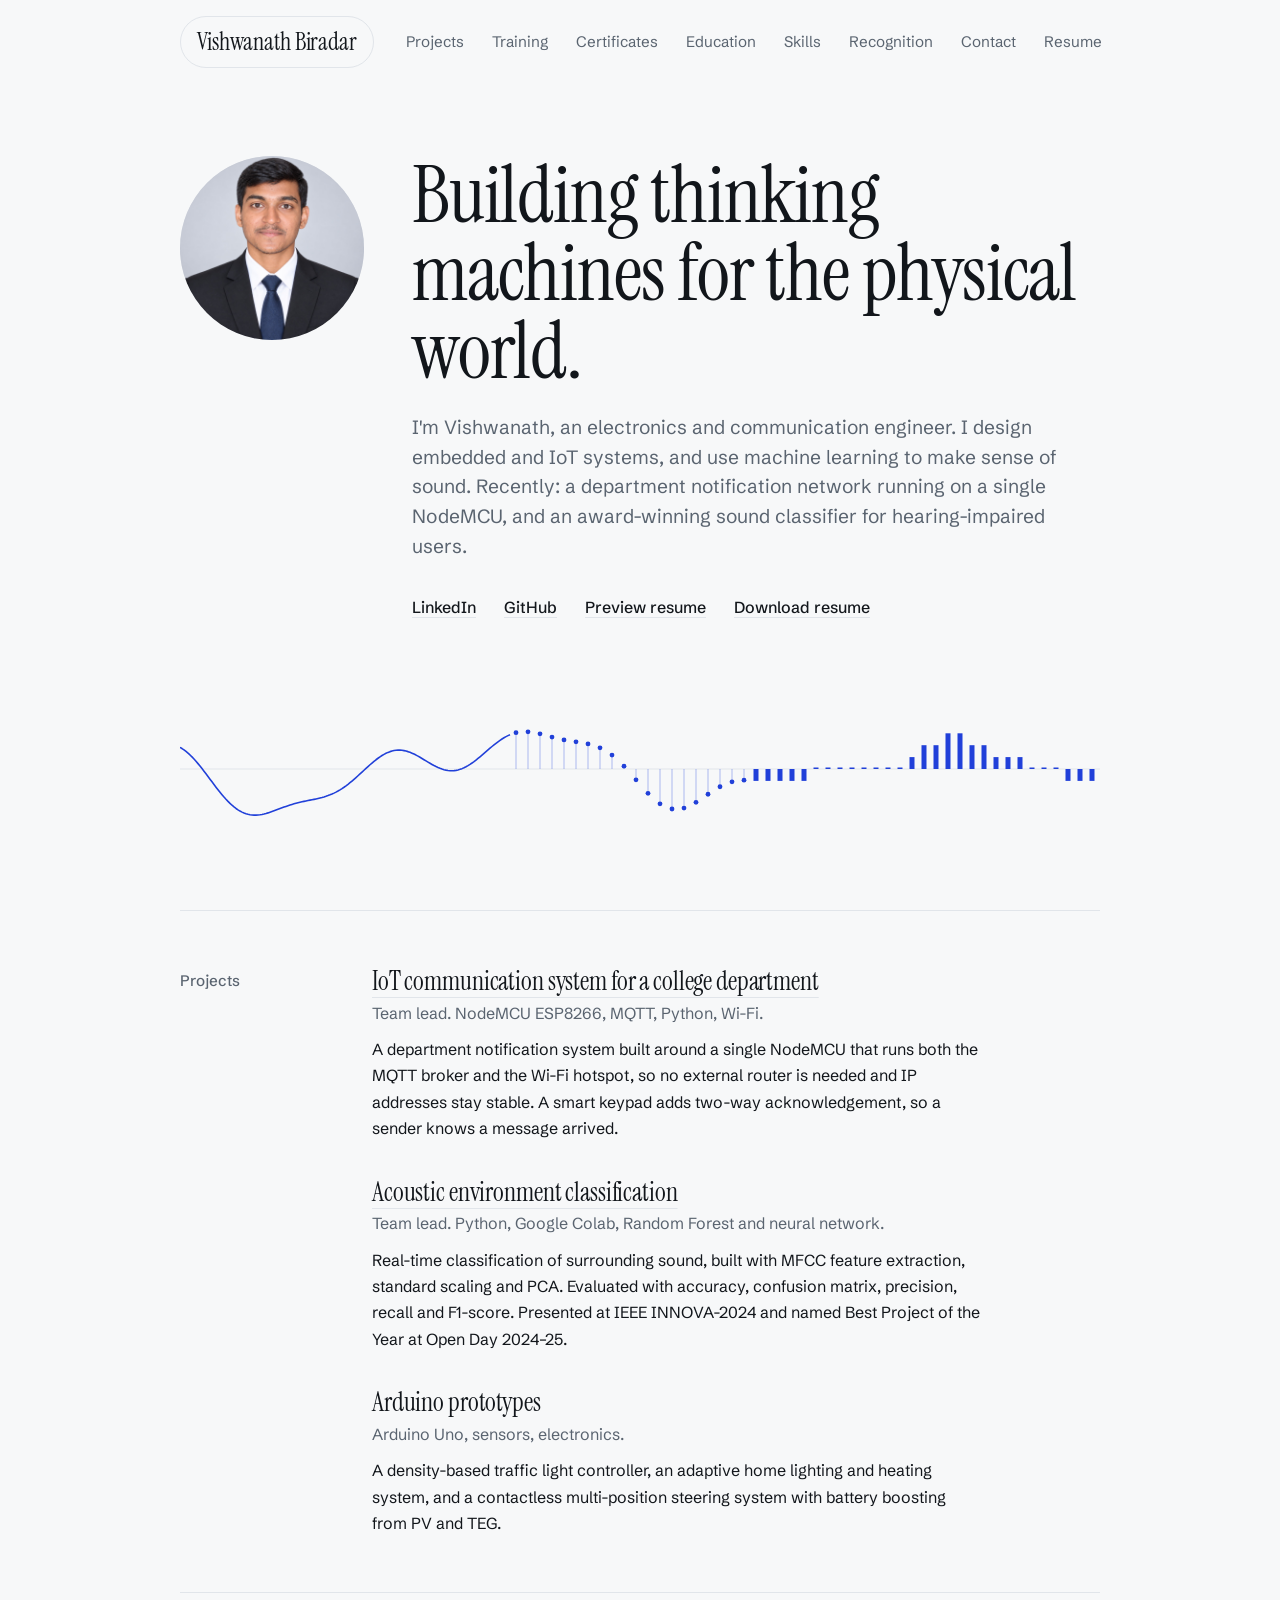
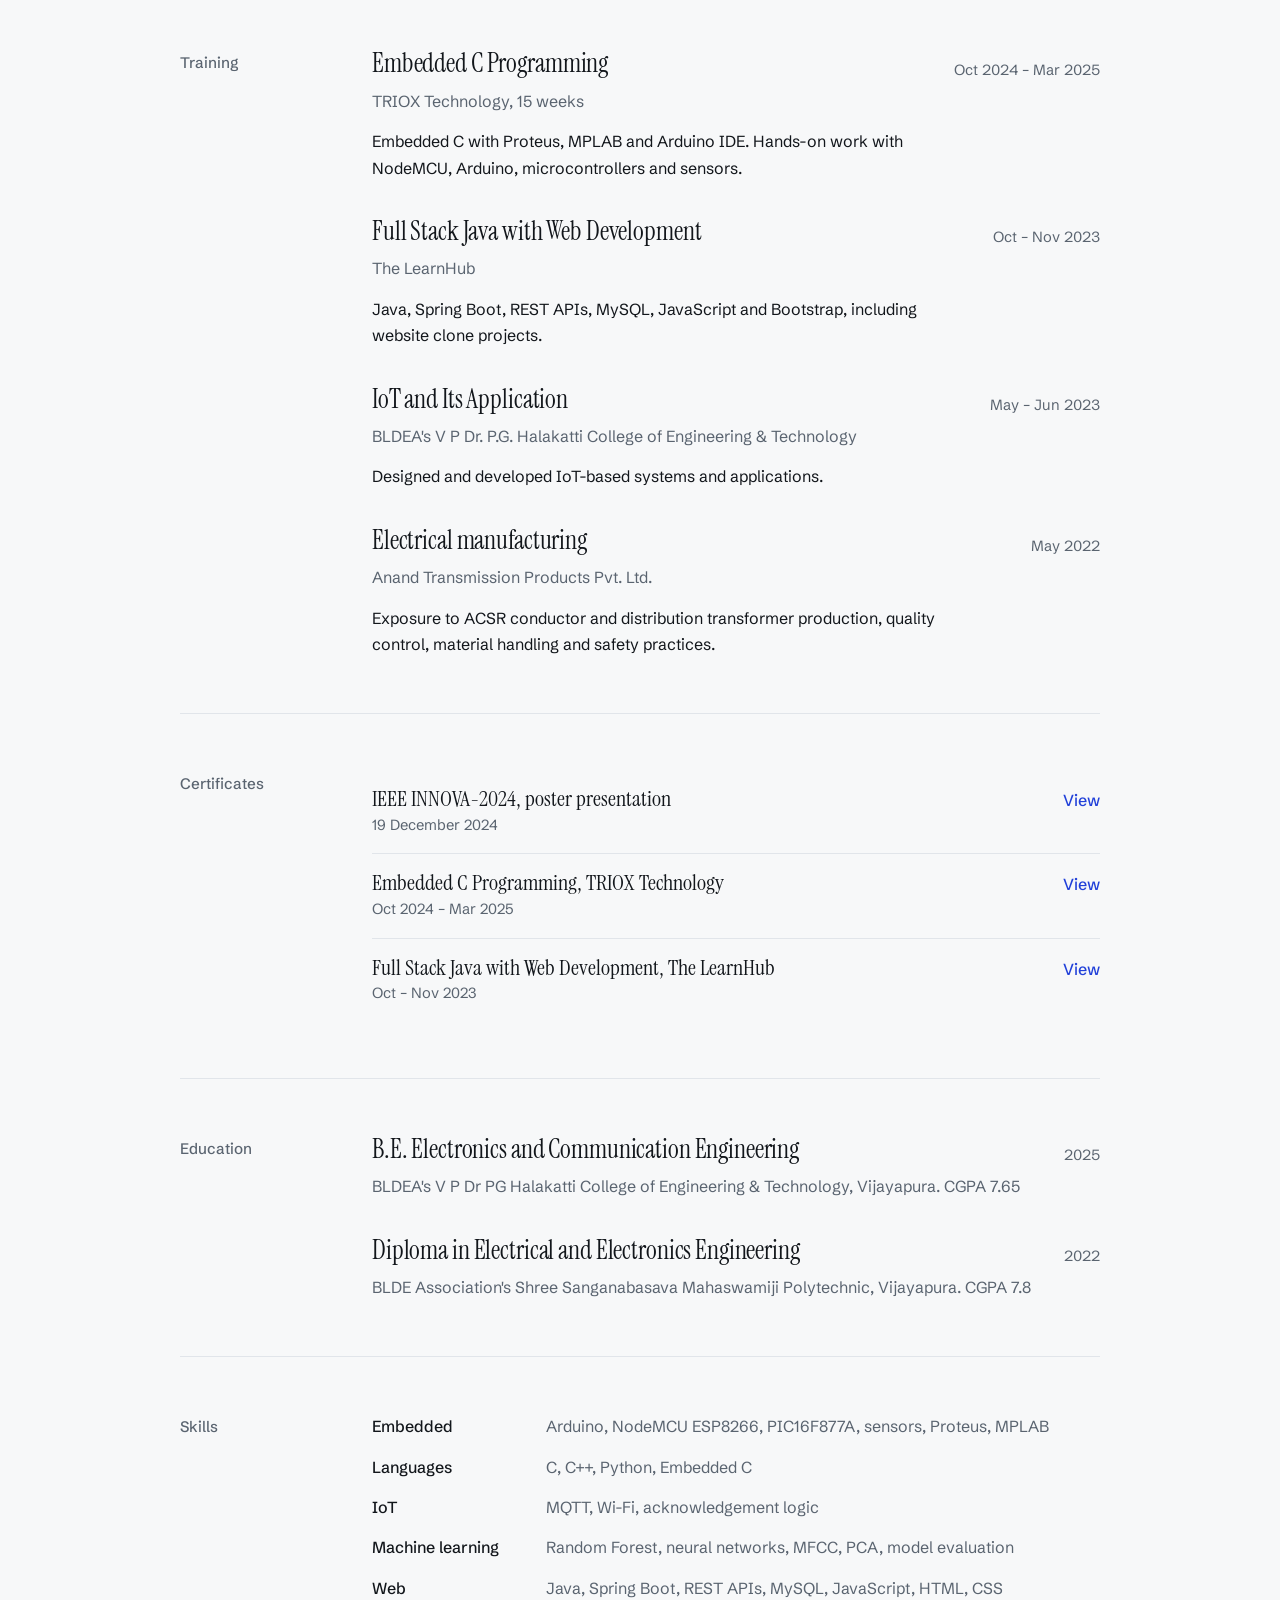
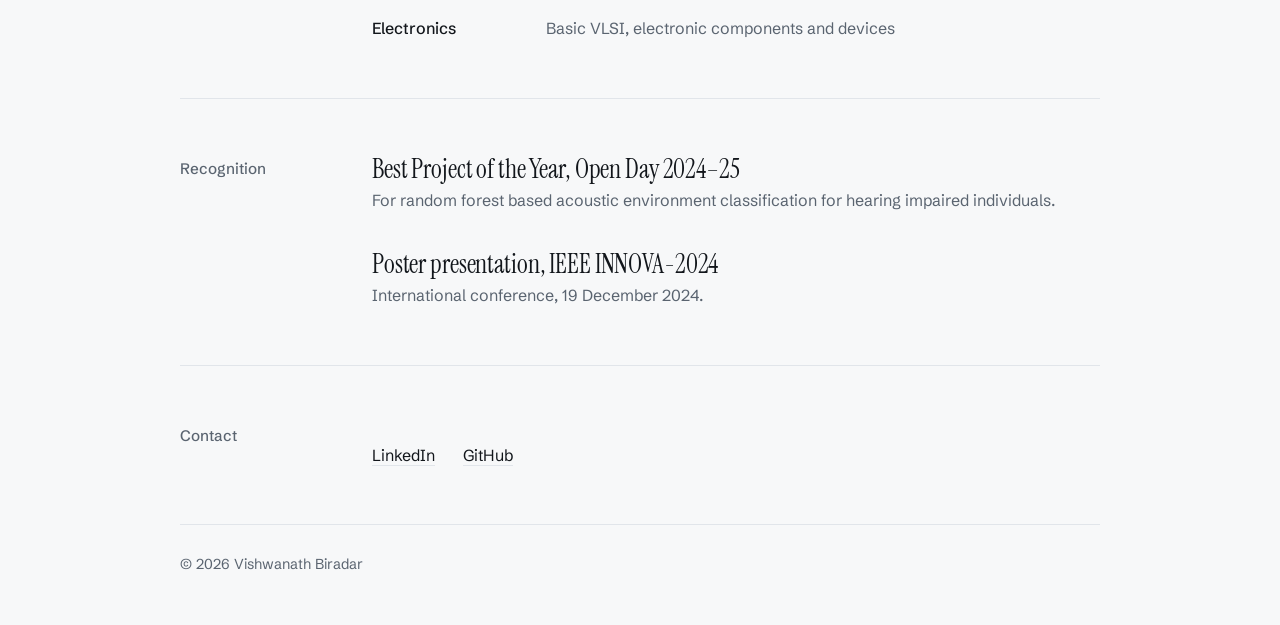
<file: index.html>
<!doctype html>
<html lang="en">
<head>
<meta charset="utf-8">
<meta name="viewport" content="width=device-width,initial-scale=1">
<!-- seo -->

<!-- SEO & Metadata -->
<title>Vishwanath Biradar | Electronics &amp; Communication Engineer</title>
<meta name="description" content="Electronics and Communication Engineer">
<meta name="author" content="Vishwanath Biradar">
<meta name="theme-color" content="#f7f8f9" media="(prefers-color-scheme: light)">
<meta name="theme-color" content="#0f1216" media="(prefers-color-scheme: dark)">
<link rel="canonical" href="https://vrbgh.github.io/vb/">
<link rel="icon" href="assets/favicon.svg" type="image/svg+xml">
<!-- Universal Link Preview (LinkedIn, WhatsApp, Slack, Facebook, Discord, iMessage) -->
<meta property="og:type" content="website">
<meta property="og:site_name" content="Vishwanath Biradar">
<meta property="og:title" content="Vishwanath Biradar | ECE Engineer">
<meta property="og:description" content="Electronics and Communication Engineer">
<meta property="og:url" content="https://vrbgh.github.io/vb/">
<meta property="og:image" content="https://vrbgh.github.io/vb/assets/ogimage1.png?v=2">
<meta property="og:image:type" content="image/png">
<meta property="og:image:width" content="1200">
<meta property="og:image:height" content="630">
<meta property="og:image:alt" content="Vishwanath Biradar, electronics and communication engineer.">
<!-- X / Twitter Card support -->
<meta name="twitter:card" content="summary_large_image">
<meta name="twitter:title" content="Vishwanath Biradar | ECE Engineer">
<meta name="twitter:description" content="Electronics and Communication Engineer">
<meta name="twitter:image" content="https://vrbgh.github.io/vb/assets/ogimage1.png?v=2">
<meta name="twitter:image:alt" content="Vishwanath Biradar, electronics and communication engineer.">

<!-- Structured Data -->
<script type="application/ld+json">
{
  "@context": "https://schema.org",
  "@type": "Person",
  "name": "Vishwanath Biradar",
  "url": "https://vrbgh.github.io/vb/",
  "jobTitle": "Electronics and Communication Engineer",
  "sameAs": [
    "https://www.linkedin.com/in/vrbl/",
    "https://github.com/vrbgh"
  ]
}
</script>  
  
<link rel="preconnect" href="https://fonts.googleapis.com">
<link rel="preconnect" href="https://fonts.gstatic.com" crossorigin>
<link href="https://fonts.googleapis.com/css2?family=Instrument+Serif:ital@0;1&family=Schibsted+Grotesk:wght@400;500;600&display=swap" rel="stylesheet">
<link rel="stylesheet" href="css/style.css">
<noscript><style>.wrap{opacity:1}</style></noscript>
</head>
<body>
<div class="wrap">

<header class="bar">
  <a class="brand" href="#top" aria-label="Back to top"><strong data-f="name"></strong></a>
  <nav aria-label="Primary">
    <a href="#projects">Projects</a>
    <a href="#training">Training</a>
    <a href="#certificates">Certificates</a>
    <a href="#education">Education</a>
    <a href="#skills">Skills</a>
    <a href="#recognition">Recognition</a>
    <a href="#contact">Contact</a>
    <a class="keep" href="#resume">Resume</a>
  </nav>
</header>

<main>
<noscript><p class="err">This portfolio loads its content with JavaScript. You can still <a href="assets/docs/Vishwanath_Biradar_Resume.pdf">download the resume</a>.</p></noscript>

<div class="hero" id="top">
  <div>
    <h1 data-f="headline"></h1>
    <p data-f="intro"></p>
    <div class="links" data-list="heroLinks" data-tpl="t-link"></div>
  </div>
  <img class="me" data-src="photo.src" data-alt="photo.alt" alt="" width="152" height="152">
</div>

<canvas class="sig" id="sig" aria-hidden="true"></canvas>

<section id="projects">
  <h2>Projects</h2>
  <div class="stack" data-list="projects" data-tpl="t-project"></div>
</section>

<section id="training">
  <h2>Training</h2>
  <div class="stack" data-list="training" data-tpl="t-entry"></div>
</section>

<section id="certificates">
  <h2>Certificates</h2>
  <div class="certs" data-list="certificates" data-tpl="t-cert"></div>
</section>

<section id="education">
  <h2>Education</h2>
  <div class="stack" data-list="education" data-tpl="t-entry"></div>
</section>

<section id="skills">
  <h2>Skills</h2>
  <dl data-list="skills" data-tpl="t-skill"></dl>
</section>

<section id="recognition">
  <h2>Recognition</h2>
  <div class="stack" data-list="recognition" data-tpl="t-recognition"></div>
</section>

<section id="contact" class="contact">
  <h2>Contact</h2>
  <div>
    <a class="big" data-href="emailHref" data-f="email"></a>
    <ul data-list="contactLinks" data-tpl="t-li"></ul>
  </div>
</section>
</main>

<footer data-f="footer"></footer>
</div>

<div class="rv" id="resume" role="dialog" aria-label="Resume preview">
  <div class="head"><span>Resume</span><div><a data-href="resume.pdf" data-download="resume.filename">Download</a><a href="#top">Close</a></div></div>
  <div class="pages" data-list="resumePages" data-tpl="t-page"></div>
</div>

<!-- Markup for repeated items. Content is filled in from /data/*.json by js/render.js -->
<template id="t-link"><a data-href="url" data-f="label" data-download="download" data-ext="ext"></a></template>
<template id="t-li"><li><a data-href="url" data-f="label" data-ext="ext"></a></li></template>
<template id="t-project"><article><h3><a data-href="url" data-f="title" target="_blank" rel="noopener"></a></h3><p class="sub" data-f="meta"></p><p data-f="description"></p></article></template>
<template id="t-entry"><div class="entry"><h3 data-f="title"></h3><span class="date" data-f="date"></span><p class="sub" data-f="subtitle"></p><p data-f="description"></p></div></template>
<template id="t-cert"><figure data-id="id"><a class="row" data-href="hash"><span><b data-f="title"></b><span data-f="date"></span></span><span class="v">View</span></a><img data-src="image" data-alt="alt"><figcaption data-f="caption"></figcaption><a class="x" href="#certificates">Close</a></figure></template>
<template id="t-skill"><dt data-f="name"></dt><dd data-f="items"></dd></template>
<template id="t-recognition"><div><h3 data-f="title"></h3><p class="sub" data-f="description"></p></div></template>
<template id="t-page"><img data-src="src" data-alt="alt"></template>

<script src="js/render.js" defer></script>
<script src="js/signal.js" defer></script>
</body>
</html>
</file>
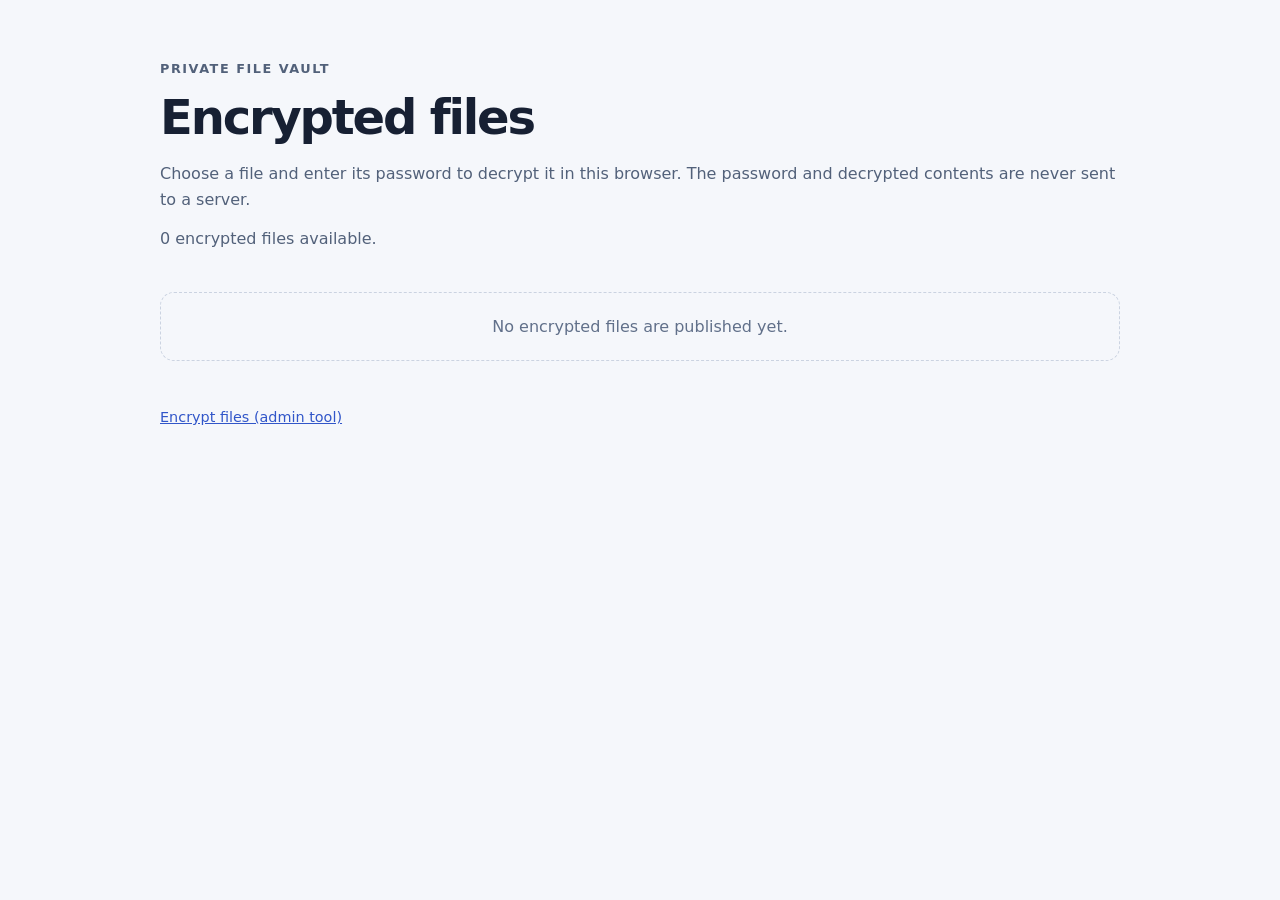
<file: encrypted-files/index.html>
<!doctype html>
<html lang="en">
<head>
  <meta charset="utf-8">
  <meta name="viewport" content="width=device-width, initial-scale=1">
  <meta name="theme-color" content="#f5f7fb">
  <title>Encrypted file viewer</title>
  <style>
    :root {
      color-scheme: light;
      font-family: Inter, ui-sans-serif, system-ui, -apple-system, BlinkMacSystemFont, "Segoe UI", sans-serif;
      color: #172033;
      background: #f5f7fb;
      font-synthesis: none;
      text-rendering: optimizeLegibility;
    }
    * { box-sizing: border-box; }
    body { margin: 0; min-height: 100vh; padding: 48px 20px; }
    main { width: min(100%, 960px); margin: 0 auto; }
    a { color: #3156c9; }
    .eyebrow { color: #52617a; font-size: .8rem; font-weight: 700; letter-spacing: .12em; text-transform: uppercase; }
    h1 { margin: 10px 0; font-size: clamp(2rem, 6vw, 3rem); letter-spacing: -.045em; }
    .intro { color: #52617a; line-height: 1.65; }
    #files { display: grid; grid-template-columns: repeat(auto-fit, minmax(min(100%, 280px), 1fr)); gap: 16px; margin: 28px 0; }
    .card, .preview { border: 1px solid #e0e5ef; border-radius: 18px; background: #fff; box-shadow: 0 12px 36px rgb(34 49 80 / 6%); }
    .card { padding: 20px; }
    .card h2 { overflow-wrap: anywhere; margin: 0 0 6px; font-size: 1.05rem; }
    .meta { margin: 0; color: #61708a; font-size: .85rem; overflow-wrap: anywhere; }
    label { display: block; margin: 18px 0 8px; font-size: .9rem; font-weight: 650; }
    input { width: 100%; padding: 11px 12px; border: 1px solid #cbd3e1; border-radius: 10px; font: inherit; }
    input:focus { border-color: #3156c9; outline: 3px solid rgb(49 86 201 / 15%); }
    button { margin-top: 14px; padding: 11px 15px; border: 0; border-radius: 10px; background: #3156c9; color: #fff; cursor: pointer; font: inherit; font-weight: 700; }
    button:disabled { cursor: wait; opacity: .65; }
    .error { min-height: 1.4em; margin: 10px 0 0; color: #b42318; font-size: .88rem; }
    #load-status { color: #52617a; }
    .preview { margin-top: 24px; padding: clamp(16px, 4vw, 28px); overflow: hidden; }
    .preview h2 { margin-top: 0; overflow-wrap: anywhere; }
    .preview img, .preview iframe, .preview video { display: block; width: 100%; max-height: 75vh; border: 0; border-radius: 10px; object-fit: contain; background: #eef1f7; }
    .preview iframe { height: min(75vh, 850px); }
    .preview audio { width: 100%; }
    pre { max-height: 70vh; margin: 0; padding: 16px; overflow: auto; border-radius: 10px; background: #f3f5fa; white-space: pre-wrap; overflow-wrap: anywhere; }
    .empty { grid-column: 1 / -1; padding: 24px; border: 1px dashed #cbd3e1; border-radius: 14px; color: #61708a; text-align: center; }
    footer { margin-top: 32px; color: #61708a; font-size: .9rem; }
    @media (max-width: 520px) { body { padding: 30px 16px; } }
  </style>
</head>
<body>
  <main>
    <p class="eyebrow">Private file vault</p>
    <h1>Encrypted files</h1>
    <p class="intro">Choose a file and enter its password to decrypt it in this browser. The password and decrypted contents are never sent to a server.</p>
    <p id="load-status" role="status" aria-live="polite">Loading files…</p>
    <section id="files" aria-label="Available encrypted files"></section>
    <section id="preview" class="preview" hidden aria-live="polite"></section>
    <footer><a href="./encoder.html">Encrypt files (admin tool)</a></footer>
  </main>
  <script src="./crypto.js"></script>
  <script>
    const fileList = document.querySelector("#files");
    const loadStatus = document.querySelector("#load-status");
    const preview = document.querySelector("#preview");
    let activeObjectUrl;

    function showError(element, message) {
      element.textContent = message;
    }

    function clearPreview() {
      if (activeObjectUrl) {
        URL.revokeObjectURL(activeObjectUrl);
        activeObjectUrl = undefined;
      }
      preview.replaceChildren();
      preview.hidden = true;
    }

    function createPreview(file, bytes) {
      clearPreview();
      preview.hidden = false;
      const heading = document.createElement("h2");
      heading.textContent = file.name;
      preview.append(heading);

      const blob = new Blob([bytes], { type: file.mimeType });
      activeObjectUrl = URL.createObjectURL(blob);
      let content;

      if (file.mimeType.startsWith("image/")) {
        content = document.createElement("img");
        content.alt = file.name;
        content.src = activeObjectUrl;
      } else if (file.mimeType === "application/pdf") {
        content = document.createElement("iframe");
        content.title = file.name;
        content.src = activeObjectUrl;
        content.referrerPolicy = "no-referrer";
      } else if (file.mimeType === "text/plain" || file.mimeType.startsWith("text/")) {
        content = document.createElement("pre");
        content.textContent = new TextDecoder().decode(bytes);
      } else if (file.mimeType.startsWith("audio/")) {
        content = document.createElement("audio");
        content.controls = true;
        content.src = activeObjectUrl;
      } else if (file.mimeType.startsWith("video/")) {
        content = document.createElement("video");
        content.controls = true;
        content.src = activeObjectUrl;
      } else {
        content = document.createElement("a");
        content.href = activeObjectUrl;
        content.download = file.name;
        content.textContent = "Download Decrypted File";
        content.className = "download";
      }
      preview.append(content);
    }

    function renderFileCard(file) {
      const card = document.createElement("article");
      card.className = "card";

      const heading = document.createElement("h2");
      heading.textContent = file.name;
      const metadata = document.createElement("p");
      metadata.className = "meta";
      metadata.textContent = file.mimeType;
      const form = document.createElement("form");
      const label = document.createElement("label");
      const password = document.createElement("input");
      const button = document.createElement("button");
      const error = document.createElement("p");

      label.textContent = "Password";
      password.type = "password";
      password.autocomplete = "current-password";
      password.required = true;
      password.setAttribute("aria-label", `Password for ${file.name}`);
      button.type = "submit";
      button.textContent = "Decrypt and open";
      error.className = "error";
      error.setAttribute("role", "alert");
      form.append(label, password, button, error);
      card.append(heading, metadata, form);

      form.addEventListener("submit", async (event) => {
        event.preventDefault();
        showError(error, "");
        button.disabled = true;
        try {
          if (!window.isSecureContext || !crypto.subtle) {
            throw new Error("This viewer requires a secure context, such as GitHub Pages or localhost.");
          }
          const bytes = await decryptFile(file, password.value);
          createPreview(file, bytes);
          password.value = "";
          preview.scrollIntoView({ behavior: "smooth", block: "start" });
        } catch (reason) {
          showError(error, reason instanceof Error && reason.message.includes("secure context")
            ? reason.message
            : "Could not decrypt this file. The password may be incorrect, or the encrypted data may be damaged.");
        } finally {
          button.disabled = false;
        }
      });
      return card;
    }

    async function loadFiles() {
      try {
        const response = await fetch("./data.json", { cache: "no-store" });
        if (!response.ok) {
          throw new Error(`Could not load data.json (${response.status}).`);
        }
        const files = await response.json();
        if (!Array.isArray(files)) {
          throw new Error("data.json must contain an array of encrypted file objects.");
        }

        const validFiles = files.filter((file) =>
          file && typeof file.id === "string" &&
          typeof file.name === "string" &&
          typeof file.mimeType === "string" &&
          typeof file.salt === "string" &&
          typeof file.iv === "string" &&
          typeof file.ciphertext === "string");
        if (validFiles.length !== files.length) {
          throw new Error("data.json contains an invalid encrypted file object.");
        }
        if (files.length === 0) {
          const empty = document.createElement("p");
          empty.className = "empty";
          empty.textContent = "No encrypted files are published yet.";
          fileList.append(empty);
        } else {
          fileList.append(...files.map(renderFileCard));
        }
        loadStatus.textContent = `${files.length} encrypted file${files.length === 1 ? "" : "s"} available.`;
      } catch (error) {
        loadStatus.textContent = error instanceof Error ? error.message : "Could not load encrypted files.";
      }
    }

    window.addEventListener("pagehide", clearPreview);
    loadFiles();
  </script>
</body>
</html>
</file>
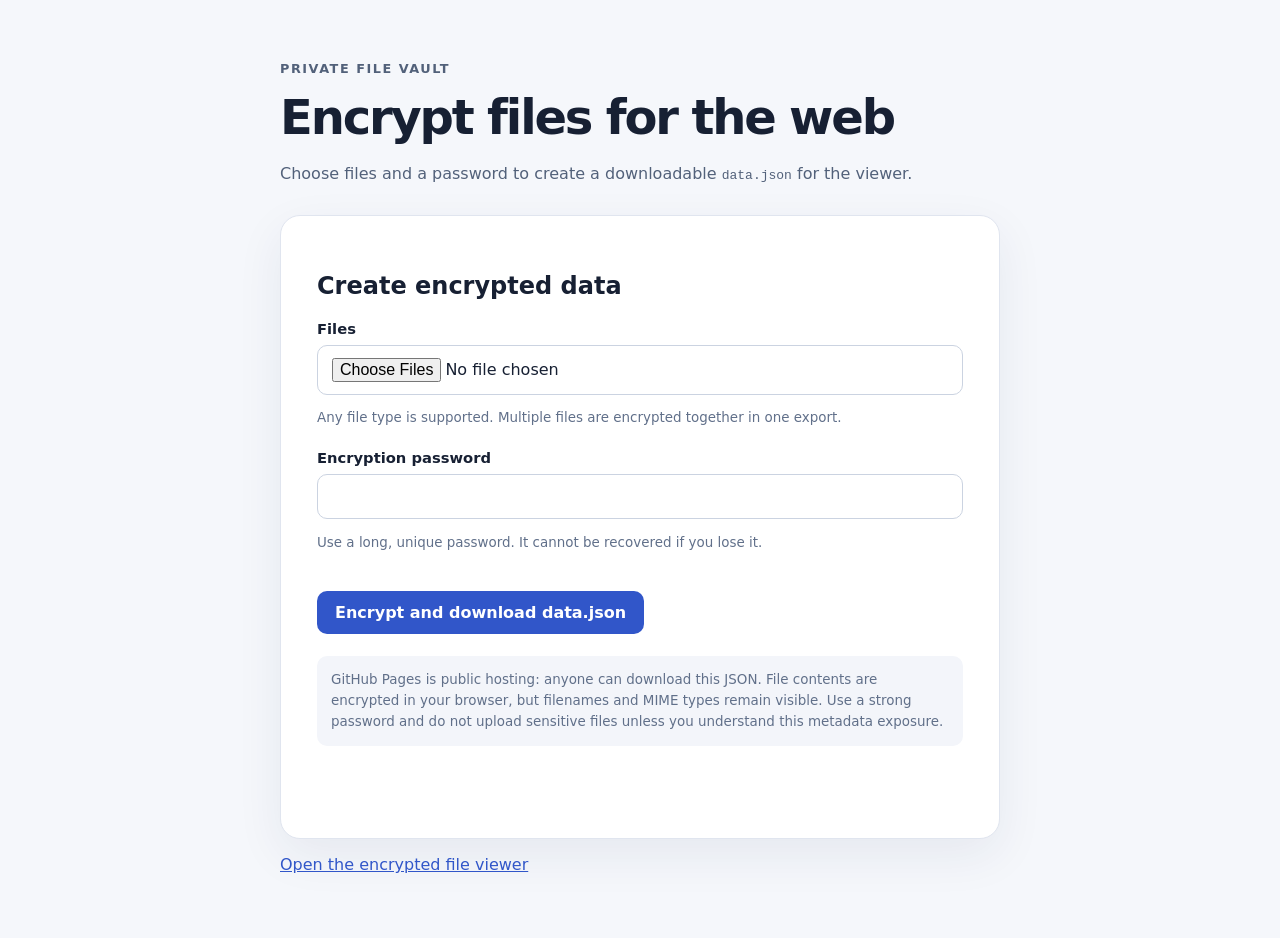
<file: encrypted-files/encoder.html>
<!doctype html>
<html lang="en">
<head>
  <meta charset="utf-8">
  <meta name="viewport" content="width=device-width, initial-scale=1">
  <meta name="theme-color" content="#f5f7fb">
  <title>Encrypted file encoder</title>
  <style>
    :root {
      color-scheme: light;
      font-family: Inter, ui-sans-serif, system-ui, -apple-system, BlinkMacSystemFont, "Segoe UI", sans-serif;
      color: #172033;
      background: #f5f7fb;
      font-synthesis: none;
      text-rendering: optimizeLegibility;
    }
    * { box-sizing: border-box; }
    body { margin: 0; min-height: 100vh; padding: 48px 20px; }
    main { width: min(100%, 720px); margin: 0 auto; }
    a { color: #3156c9; }
    .eyebrow { color: #52617a; font-size: .8rem; font-weight: 700; letter-spacing: .12em; text-transform: uppercase; }
    h1 { margin: 10px 0; font-size: clamp(2rem, 6vw, 3rem); letter-spacing: -.045em; }
    .intro { color: #52617a; line-height: 1.65; }
    .card { margin-top: 28px; padding: clamp(20px, 5vw, 36px); border: 1px solid #e0e5ef; border-radius: 20px; background: #fff; box-shadow: 0 16px 48px rgb(34 49 80 / 7%); }
    label { display: block; margin: 20px 0 8px; font-size: .92rem; font-weight: 650; }
    input { width: 100%; padding: 12px 14px; border: 1px solid #cbd3e1; border-radius: 10px; font: inherit; }
    input:focus { border-color: #3156c9; outline: 3px solid rgb(49 86 201 / 15%); }
    .hint, .privacy { color: #61708a; font-size: .84rem; line-height: 1.55; }
    button { margin-top: 24px; padding: 12px 18px; border: 0; border-radius: 10px; background: #3156c9; color: #fff; cursor: pointer; font: inherit; font-weight: 700; }
    button:disabled { cursor: wait; opacity: .65; }
    .privacy { margin-top: 22px; padding: 14px; border-radius: 10px; background: #f3f5fa; }
    #status { min-height: 1.5em; margin-top: 16px; color: #3156c9; }
    #status[data-error="true"] { color: #b42318; }
    @media (max-width: 520px) { body { padding: 30px 16px; } }
  </style>
</head>
<body>
  <main>
    <p class="eyebrow">Private file vault</p>
    <h1>Encrypt files for the web</h1>
    <p class="intro">Choose files and a password to create a downloadable <code>data.json</code> for the viewer.</p>
    <section class="card" aria-labelledby="form-title">
      <h2 id="form-title">Create encrypted data</h2>
      <form id="encoder-form">
        <label for="files">Files</label>
        <input id="files" name="files" type="file" multiple required>
        <p class="hint">Any file type is supported. Multiple files are encrypted together in one export.</p>

        <label for="password">Encryption password</label>
        <input id="password" name="password" type="password" autocomplete="new-password" required>
        <p class="hint">Use a long, unique password. It cannot be recovered if you lose it.</p>

        <button id="submit" type="submit">Encrypt and download data.json</button>
      </form>
      <p class="privacy">GitHub Pages is public hosting: anyone can download this JSON. File contents are encrypted in your browser, but filenames and MIME types remain visible. Use a strong password and do not upload sensitive files unless you understand this metadata exposure.</p>
      <p id="status" role="status" aria-live="polite"></p>
    </section>
    <p><a href="./index.html">Open the encrypted file viewer</a></p>
  </main>
  <script src="./crypto.js"></script>
  <script>
    const form = document.querySelector("#encoder-form");
    const submitButton = document.querySelector("#submit");
    const status = document.querySelector("#status");

    form.addEventListener("submit", async (event) => {
      event.preventDefault();
      status.textContent = "";
      status.removeAttribute("data-error");

      if (!window.isSecureContext || !crypto.subtle) {
        status.textContent = "Encryption requires a secure context, such as GitHub Pages or localhost.";
        status.dataset.error = "true";
        return;
      }

      const files = Array.from(document.querySelector("#files").files);
      const password = document.querySelector("#password").value;
      if (files.length === 0 || !password) {
        status.textContent = "Choose at least one file and enter a password.";
        status.dataset.error = "true";
        return;
      }

      submitButton.disabled = true;
      try {
        const encryptedFiles = [];
        for (const [index, file] of files.entries()) {
          status.textContent = `Encrypting ${index + 1} of ${files.length}: ${file.name}`;
          encryptedFiles.push({
            id: `file-${index + 1}`,
            ...await encryptFile(file, password),
          });
        }

        const exportBlob = new Blob([JSON.stringify(encryptedFiles, null, 2)], {
          type: "application/json",
        });
        const downloadUrl = URL.createObjectURL(exportBlob);
        const link = document.createElement("a");
        link.href = downloadUrl;
        link.download = "data.json";
        link.click();
        window.setTimeout(() => URL.revokeObjectURL(downloadUrl), 1000);
        document.querySelector("#password").value = "";
        status.textContent = `Encrypted ${files.length} file${files.length === 1 ? "" : "s"}. Replace encrypted-files/data.json with the downloaded file to publish them.`;
      } catch (error) {
        console.error("Could not encrypt files.", error);
        status.textContent = "Encryption failed. Check that the selected files are readable and try again.";
        status.dataset.error = "true";
      } finally {
        submitButton.disabled = false;
      }
    });
  </script>
</body>
</html>
</file>
<file: css/style.css>
:root{--bg:#f7f8f9;--ink:#12161b;--mute:#5a6470;--line:#e1e5ea;--accent:#2140d9}
@media (prefers-color-scheme:dark){:root:not([data-theme="light"]){--bg:#0f1216;--ink:#eef1f4;--mute:#98a2ae;--line:#232a32;--accent:#8ea2ff}}
:root[data-theme="dark"]{--bg:#0f1216;--ink:#eef1f4;--mute:#98a2ae;--line:#232a32;--accent:#8ea2ff}
*{box-sizing:border-box}
:root{--serif:"Instrument Serif","Iowan Old Style",Georgia,serif}
html{scroll-behavior:smooth;scroll-padding-top:96px}
body{margin:0;background:var(--bg);color:var(--ink);font:400 1rem/1.65 "Schibsted Grotesk",system-ui,-apple-system,"Segoe UI",sans-serif;-webkit-font-smoothing:antialiased}
a{color:inherit;text-decoration-color:var(--line);text-decoration-thickness:1px;text-underline-offset:.28em;transition:text-decoration-color .15s,color .15s}
a:hover{color:var(--accent);text-decoration-color:currentColor}
a:focus-visible{outline:2px solid var(--accent);outline-offset:3px;border-radius:2px}
.wrap{width:min(920px,100% - 48px);margin-inline:auto}

.bar{position:sticky;top:0;z-index:10;gap:32px;display:flex;justify-content:space-between;align-items:center;padding:16px 0;font-size:.95rem;background:var(--bg)}
.bar .brand{display:inline-flex;align-items:center;padding:5px 16px;border:1px solid var(--line);border-radius:999px;background:var(--bg);color:var(--ink);text-decoration:none;white-space:nowrap;flex-shrink:0}
.bar .brand:hover{border-color:var(--accent);color:var(--accent)}
.bar strong{font-family:var(--serif);font-weight:400;font-size:1.5rem;letter-spacing:-.005em}
.bar nav{display:flex;gap:28px}
.bar nav a{text-decoration:none;color:var(--mute)}
.bar nav a:hover{color:var(--ink)}

.hero{padding:72px 0 56px;display:grid;grid-template-columns:auto 1fr;gap:48px;align-items:start}
.hero h1{margin:0 0 22px;font-family:var(--serif);font-weight:400;font-size:clamp(2.9rem,7.4vw,5rem);line-height:.98;letter-spacing:-.015em}
.hero p{margin:0;max-width:34em;font-size:1.2rem;line-height:1.55;color:var(--mute)}
.links{display:flex;flex-wrap:wrap;gap:8px 28px;margin-top:32px}
.links a{font-weight:500}
.me{order:-1;width:184px;height:184px;border-radius:50%;object-fit:cover;object-position:center top;background:var(--line)}

@media (prefers-reduced-motion:reduce){html{scroll-behavior:auto}}
.sig{display:block;width:100%;height:clamp(130px,18vw,170px);margin:8px 0 56px;touch-action:pan-y}
section{display:grid;grid-template-columns:168px 1fr;gap:24px;padding:56px 0;border-top:1px solid var(--line)}
h2{margin:0;font-size:.95rem;font-weight:500;color:var(--mute);line-height:1.9}
.stack>*+*{margin-top:36px}
h3{margin:0;font-family:var(--serif);font-size:1.6rem;font-weight:400;letter-spacing:-.005em;line-height:1.2}
.sub{margin:2px 0 0;color:var(--mute)}
.stack p:not(.sub){margin:10px 0 0;max-width:38em}
.entry{display:grid;grid-template-columns:1fr auto;gap:4px 24px}
.date{color:var(--mute);font-size:.92rem;font-variant-numeric:tabular-nums;white-space:nowrap;padding-top:.55em}
.entry>.sub,.entry>p{grid-column:1}
dl{margin:0;display:grid;grid-template-columns:150px 1fr;gap:14px 24px}
dt{font-weight:500}
dd{margin:0;color:var(--mute)}
.contact a.big{font-family:var(--serif);font-size:clamp(1.9rem,5.4vw,3.1rem);font-weight:400;letter-spacing:-.01em;line-height:1.1}
.contact ul{list-style:none;margin:20px 0 0;padding:0;display:flex;flex-wrap:wrap;gap:6px 28px}

.certs{display:grid}
.certs figure{margin:0;border-top:1px solid var(--line)}
.certs figure:first-child{border-top:0}
.certs a.row{display:flex;justify-content:space-between;align-items:baseline;gap:24px;padding:16px 0;text-decoration:none}
.certs a.row b{display:block;font-family:var(--serif);font-weight:400;font-size:1.4rem;line-height:1.2}
.certs a.row span span{display:block;color:var(--mute);font-size:.92rem}
.certs a.row .v{color:var(--accent);font-weight:500;white-space:nowrap}
.certs a.row:hover b{color:var(--accent)}
.certs img,.certs figcaption,.certs .x{display:none}
.certs figure:target{position:fixed;inset:0;z-index:20;display:flex;flex-direction:column;align-items:center;justify-content:center;gap:14px;padding:64px 24px 24px;background:var(--bg);overflow:auto;border:0}
.certs figure:target a.row{display:none}
.certs figure:target img{display:block;max-width:100%;max-height:78vh;width:auto;height:auto;border:1px solid var(--line);background:#fff}
.certs figure:target figcaption{display:block;color:var(--mute);font-size:.92rem;text-align:center}
.certs figure:target .x{display:block;position:fixed;top:20px;right:24px;font-weight:500}
.rv{display:none}
.rv:target{display:block;position:fixed;inset:0;z-index:30;background:var(--bg);overflow:auto}
.rv .head{position:sticky;top:0;z-index:1;display:flex;justify-content:space-between;align-items:center;gap:16px;padding:14px 24px;background:var(--bg);border-bottom:1px solid var(--line);font-weight:500}
.rv .head div{display:flex;gap:24px}
.rv .pages{display:grid;gap:16px;justify-items:center;padding:24px}
.rv img{display:block;width:min(720px,100%);height:auto;background:#fff;border:1px solid var(--line)}
footer{border-top:1px solid var(--line);padding:28px 0 48px;color:var(--mute);font-size:.9rem}

@media (max-width:720px){
  .bar{flex-direction:column;align-items:flex-start;gap:12px;padding:12px 0}
  .bar nav{display:flex;flex-wrap:wrap;gap:8px 16px;font-size:.88rem}
  .hero{grid-template-columns:1fr;padding-top:40px}
  .me{order:-1;width:112px;height:112px}
  section{grid-template-columns:1fr;gap:16px;padding:44px 0}
  .entry{grid-template-columns:1fr}
  .date{order:-1;padding:0}
  dl{grid-template-columns:1fr;gap:2px}
  dd{margin-bottom:14px}
}

/* Content is loaded from /data/*.json by js/render.js, so fade in once it is ready */
.wrap{opacity:0}
.ready .wrap{opacity:1;transition:opacity .3s ease}
@media (prefers-reduced-motion:reduce){.ready .wrap{transition:none}}
.err{margin:0 0 32px;padding:14px 16px;border:1px solid var(--line);border-radius:6px;color:var(--mute);font-size:.95rem;line-height:1.5}
</file>
